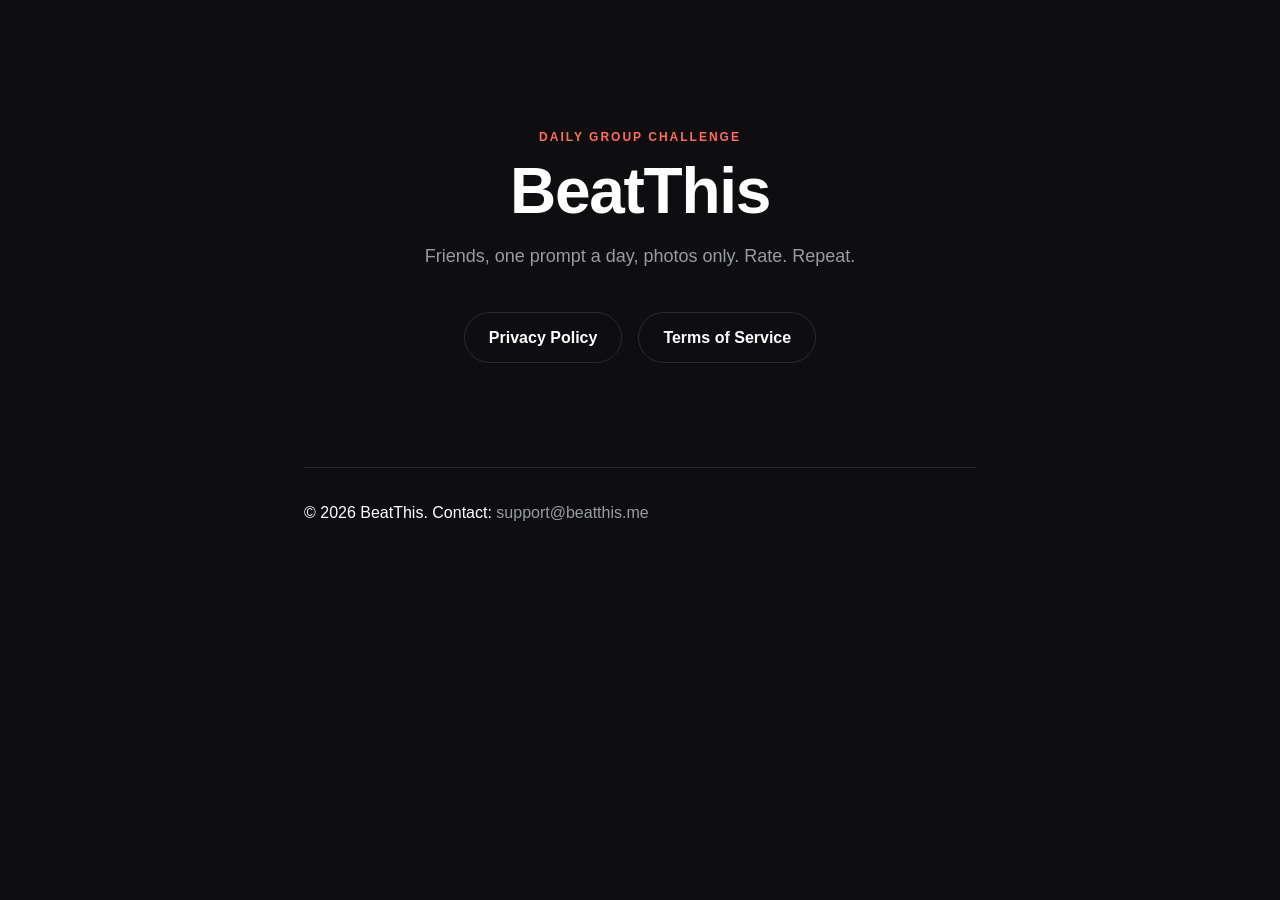
<file: index.html>
<!doctype html>
<html lang="en">
<head>
  <meta charset="utf-8">
  <meta name="viewport" content="width=device-width, initial-scale=1">
  <title>BeatThis</title>
  <link rel="stylesheet" href="style.css">
</head>
<body>
  <div class="container">
    <div class="hero">
      <p class="eyebrow">Daily group challenge</p>
      <h1>BeatThis</h1>
      <p class="tagline">Friends, one prompt a day, photos only. Rate. Repeat.</p>
      <div class="hero-links">
        <a href="/privacy">Privacy Policy</a>
        <a href="/terms">Terms of Service</a>
      </div>
    </div>

    <div class="footer">
      <p>&copy; 2026 BeatThis. Contact: <a href="mailto:support@beatthis.me">support@beatthis.me</a></p>
    </div>
  </div>
</body>
</html>
</file>
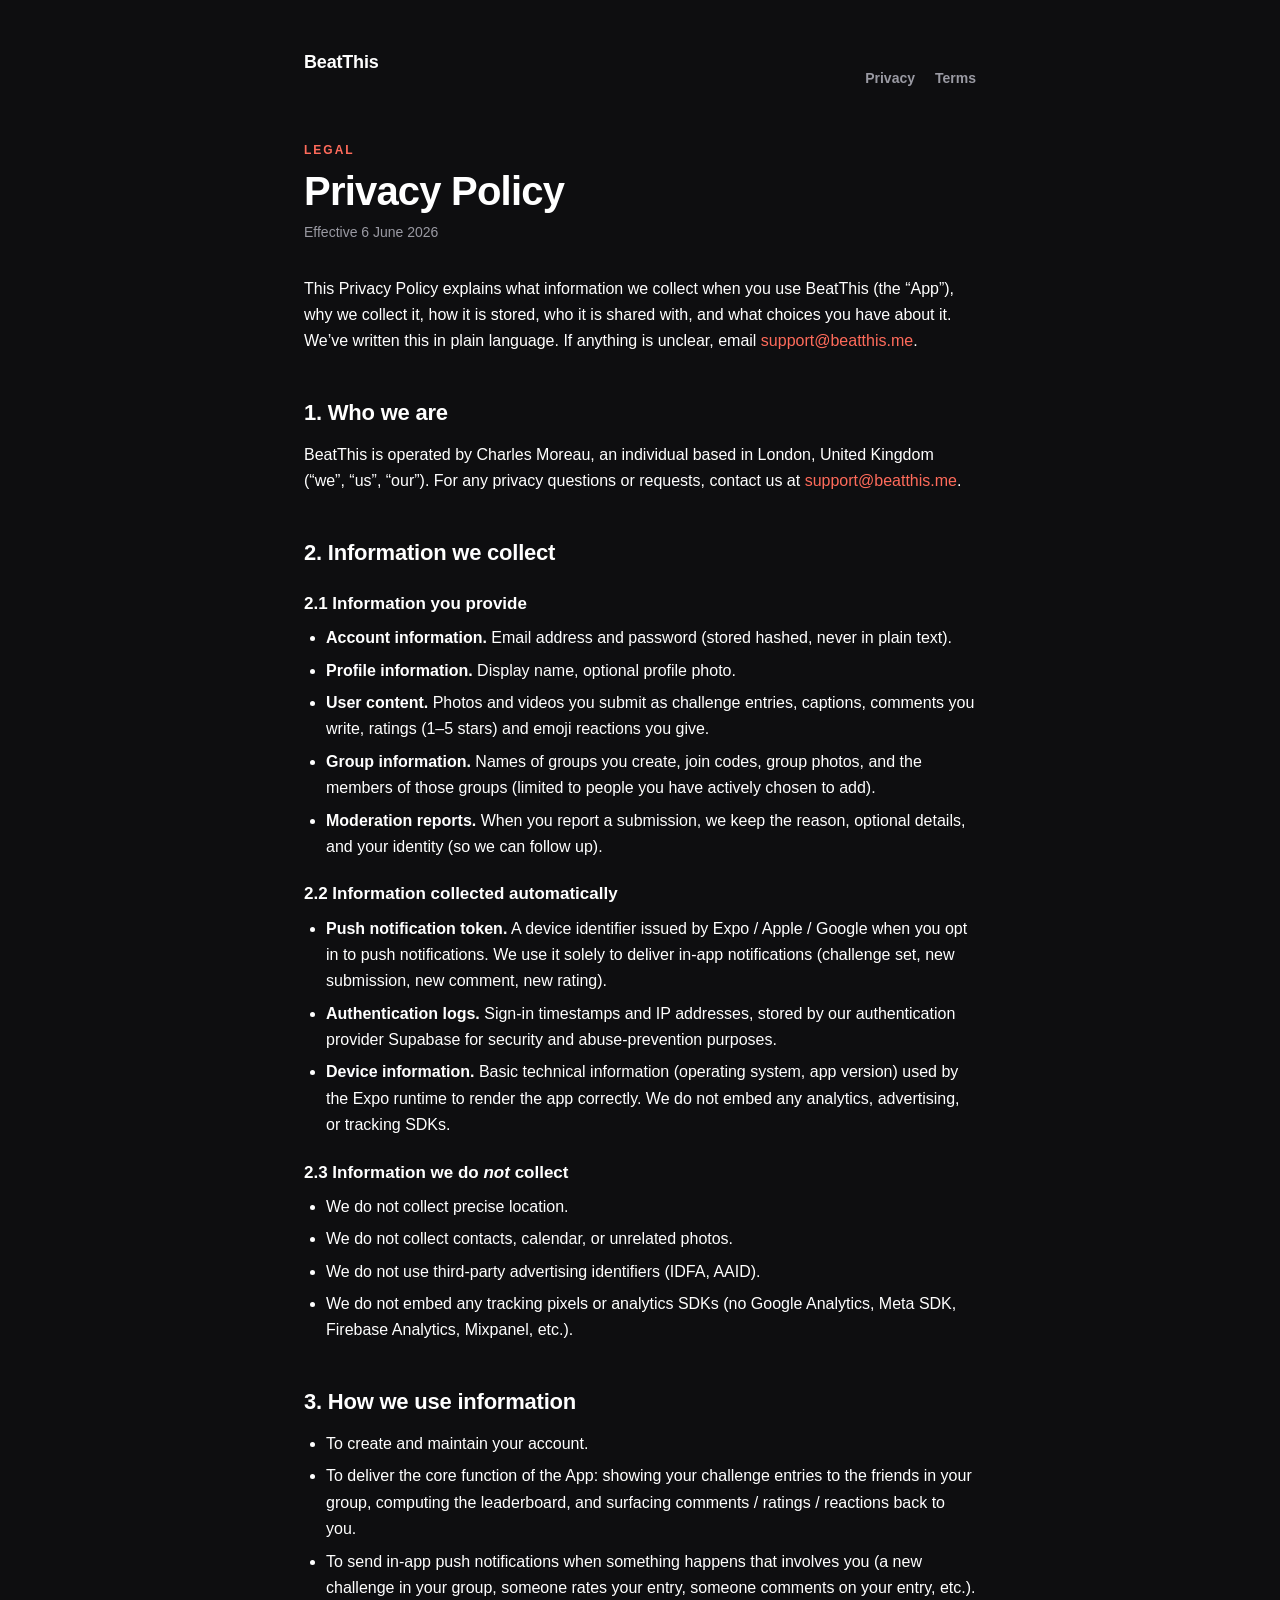
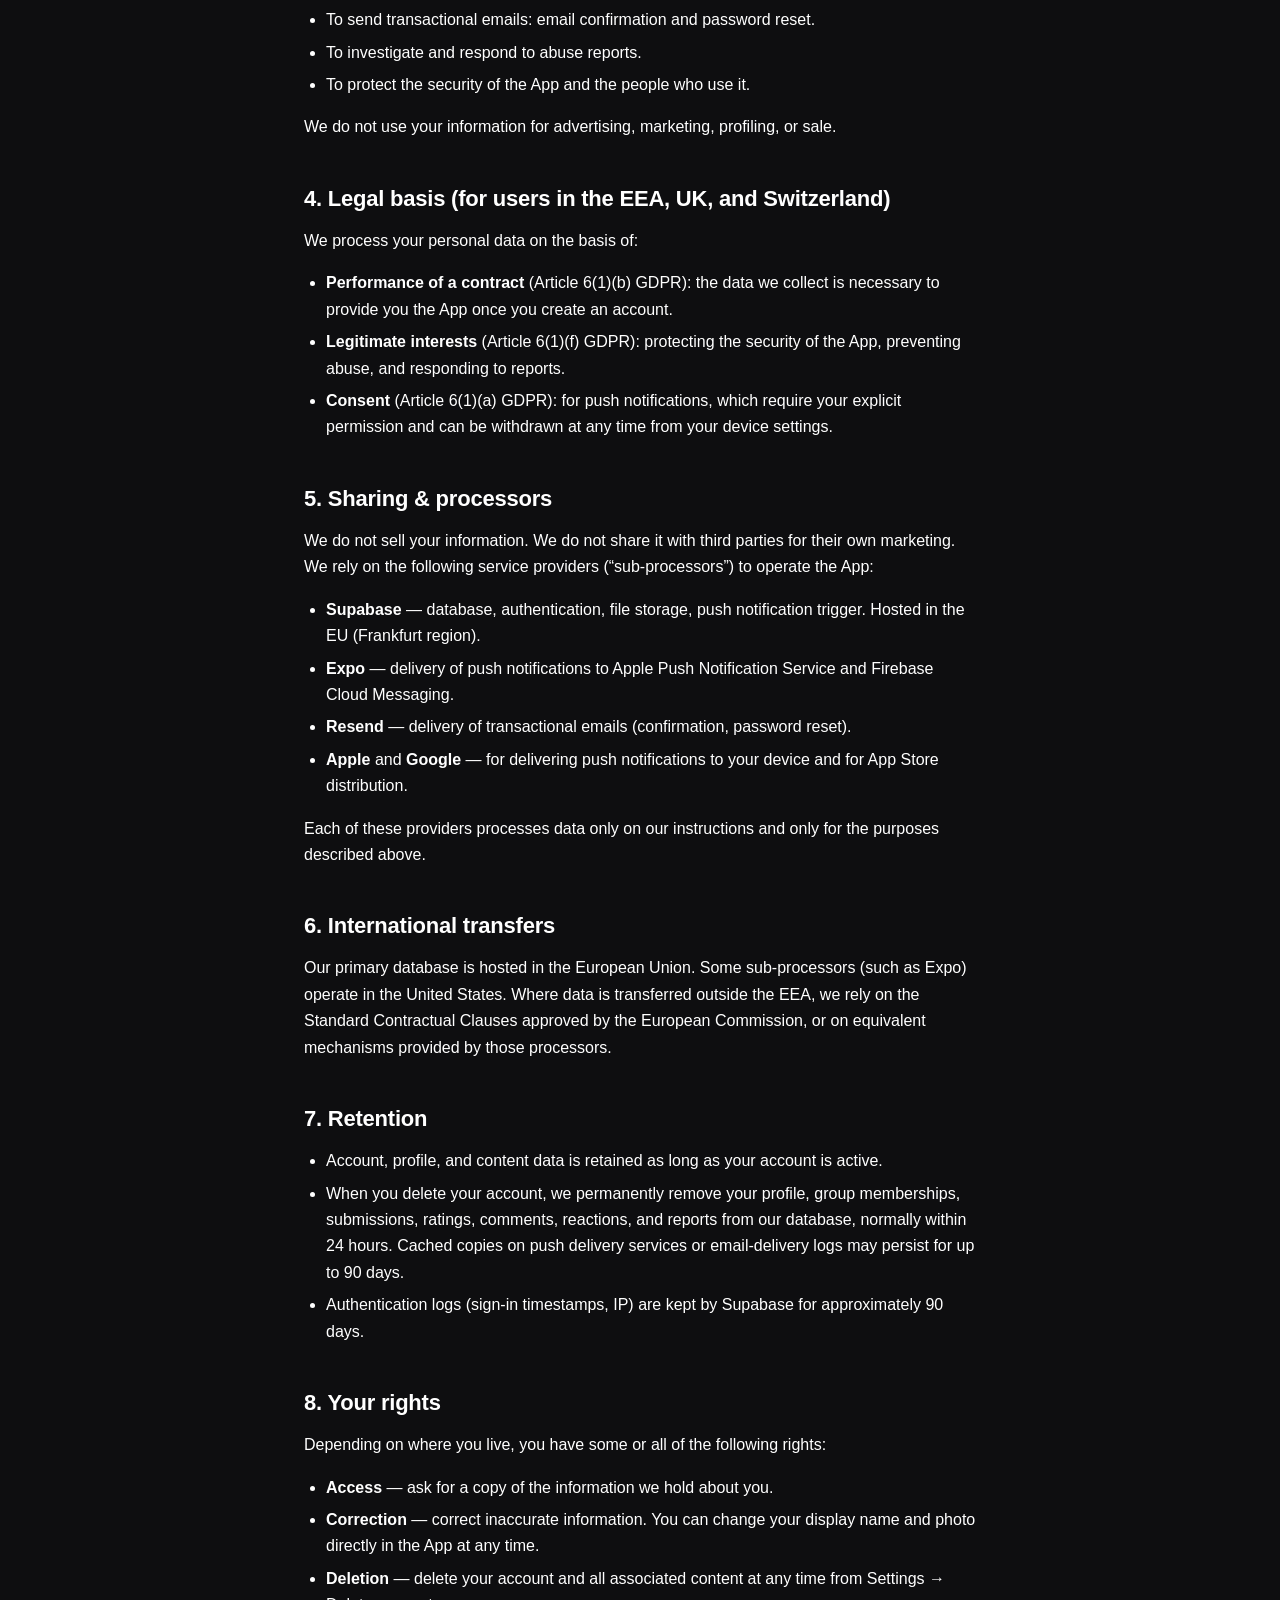
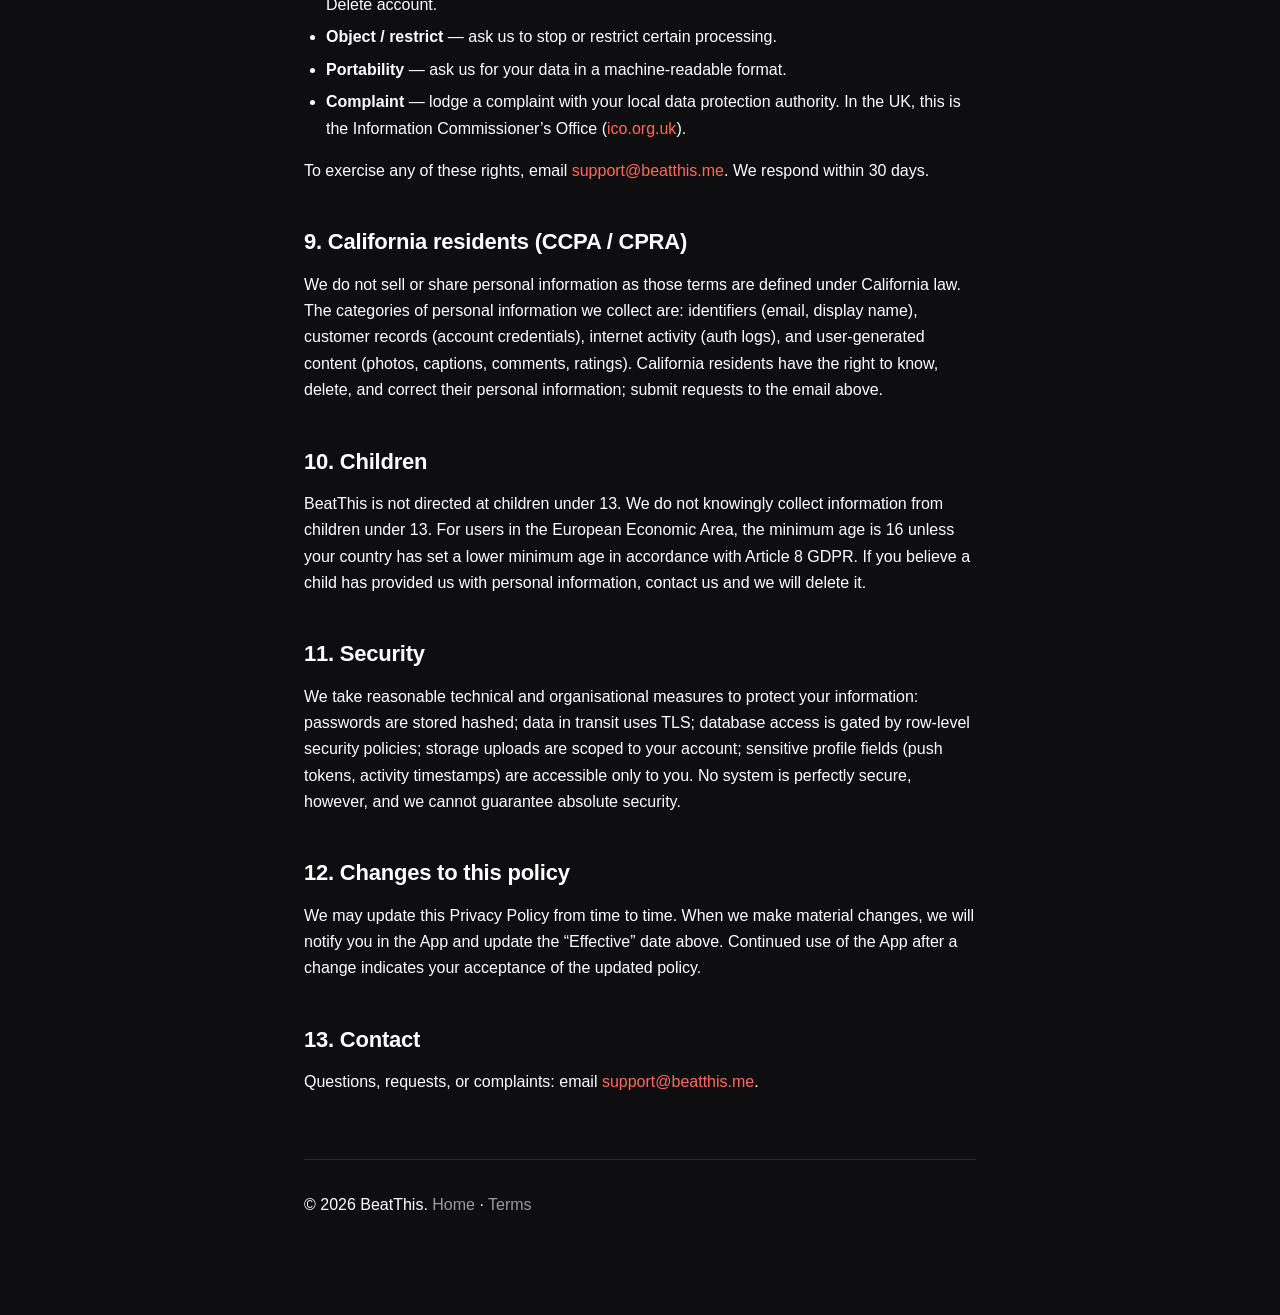
<file: privacy.html>
<!doctype html>
<html lang="en">
<head>
  <meta charset="utf-8">
  <meta name="viewport" content="width=device-width, initial-scale=1">
  <title>Privacy Policy &mdash; BeatThis</title>
  <link rel="stylesheet" href="style.css">
</head>
<body>
  <div class="container">
    <div class="top-nav">
      <a href="/" class="brand">BeatThis</a>
      <div class="nav-links">
        <a href="/privacy">Privacy</a>
        <a href="/terms">Terms</a>
      </div>
    </div>

    <p class="eyebrow">Legal</p>
    <h1>Privacy Policy</h1>
    <p class="effective">Effective 6 June 2026</p>

    <p>
      This Privacy Policy explains what information we collect when you use BeatThis (the &ldquo;App&rdquo;),
      why we collect it, how it is stored, who it is shared with, and what choices you have about it.
      We&rsquo;ve written this in plain language. If anything is unclear, email
      <a href="mailto:support@beatthis.me">support@beatthis.me</a>.
    </p>

    <h2>1. Who we are</h2>
    <p>
      BeatThis is operated by Charles Moreau, an individual based in London, United Kingdom (&ldquo;we&rdquo;,
      &ldquo;us&rdquo;, &ldquo;our&rdquo;). For any privacy questions or requests, contact us at
      <a href="mailto:support@beatthis.me">support@beatthis.me</a>.
    </p>

    <h2>2. Information we collect</h2>

    <h3>2.1 Information you provide</h3>
    <ul>
      <li><strong>Account information.</strong> Email address and password (stored hashed, never in plain text).</li>
      <li><strong>Profile information.</strong> Display name, optional profile photo.</li>
      <li><strong>User content.</strong> Photos and videos you submit as challenge entries, captions, comments you write, ratings (1&ndash;5 stars) and emoji reactions you give.</li>
      <li><strong>Group information.</strong> Names of groups you create, join codes, group photos, and the members of those groups (limited to people you have actively chosen to add).</li>
      <li><strong>Moderation reports.</strong> When you report a submission, we keep the reason, optional details, and your identity (so we can follow up).</li>
    </ul>

    <h3>2.2 Information collected automatically</h3>
    <ul>
      <li><strong>Push notification token.</strong> A device identifier issued by Expo / Apple / Google when you opt in to push notifications. We use it solely to deliver in-app notifications (challenge set, new submission, new comment, new rating).</li>
      <li><strong>Authentication logs.</strong> Sign-in timestamps and IP addresses, stored by our authentication provider Supabase for security and abuse-prevention purposes.</li>
      <li><strong>Device information.</strong> Basic technical information (operating system, app version) used by the Expo runtime to render the app correctly. We do not embed any analytics, advertising, or tracking SDKs.</li>
    </ul>

    <h3>2.3 Information we do <em>not</em> collect</h3>
    <ul>
      <li>We do not collect precise location.</li>
      <li>We do not collect contacts, calendar, or unrelated photos.</li>
      <li>We do not use third-party advertising identifiers (IDFA, AAID).</li>
      <li>We do not embed any tracking pixels or analytics SDKs (no Google Analytics, Meta SDK, Firebase Analytics, Mixpanel, etc.).</li>
    </ul>

    <h2>3. How we use information</h2>
    <ul>
      <li>To create and maintain your account.</li>
      <li>To deliver the core function of the App: showing your challenge entries to the friends in your group, computing the leaderboard, and surfacing comments / ratings / reactions back to you.</li>
      <li>To send in-app push notifications when something happens that involves you (a new challenge in your group, someone rates your entry, someone comments on your entry, etc.).</li>
      <li>To send transactional emails: email confirmation and password reset.</li>
      <li>To investigate and respond to abuse reports.</li>
      <li>To protect the security of the App and the people who use it.</li>
    </ul>
    <p>
      We do not use your information for advertising, marketing, profiling, or sale.
    </p>

    <h2>4. Legal basis (for users in the EEA, UK, and Switzerland)</h2>
    <p>
      We process your personal data on the basis of:
    </p>
    <ul>
      <li><strong>Performance of a contract</strong> (Article 6(1)(b) GDPR): the data we collect is necessary to provide you the App once you create an account.</li>
      <li><strong>Legitimate interests</strong> (Article 6(1)(f) GDPR): protecting the security of the App, preventing abuse, and responding to reports.</li>
      <li><strong>Consent</strong> (Article 6(1)(a) GDPR): for push notifications, which require your explicit permission and can be withdrawn at any time from your device settings.</li>
    </ul>

    <h2>5. Sharing &amp; processors</h2>
    <p>
      We do not sell your information. We do not share it with third parties for their own marketing.
      We rely on the following service providers (&ldquo;sub-processors&rdquo;) to operate the App:
    </p>
    <ul>
      <li><strong>Supabase</strong> &mdash; database, authentication, file storage, push notification trigger. Hosted in the EU (Frankfurt region).</li>
      <li><strong>Expo</strong> &mdash; delivery of push notifications to Apple Push Notification Service and Firebase Cloud Messaging.</li>
      <li><strong>Resend</strong> &mdash; delivery of transactional emails (confirmation, password reset).</li>
      <li><strong>Apple</strong> and <strong>Google</strong> &mdash; for delivering push notifications to your device and for App Store distribution.</li>
    </ul>
    <p>
      Each of these providers processes data only on our instructions and only for the purposes
      described above.
    </p>

    <h2>6. International transfers</h2>
    <p>
      Our primary database is hosted in the European Union. Some sub-processors (such as Expo)
      operate in the United States. Where data is transferred outside the EEA, we rely on the
      Standard Contractual Clauses approved by the European Commission, or on equivalent
      mechanisms provided by those processors.
    </p>

    <h2>7. Retention</h2>
    <ul>
      <li>Account, profile, and content data is retained as long as your account is active.</li>
      <li>When you delete your account, we permanently remove your profile, group memberships, submissions, ratings, comments, reactions, and reports from our database, normally within 24 hours. Cached copies on push delivery services or email-delivery logs may persist for up to 90 days.</li>
      <li>Authentication logs (sign-in timestamps, IP) are kept by Supabase for approximately 90 days.</li>
    </ul>

    <h2>8. Your rights</h2>
    <p>
      Depending on where you live, you have some or all of the following rights:
    </p>
    <ul>
      <li><strong>Access</strong> &mdash; ask for a copy of the information we hold about you.</li>
      <li><strong>Correction</strong> &mdash; correct inaccurate information. You can change your display name and photo directly in the App at any time.</li>
      <li><strong>Deletion</strong> &mdash; delete your account and all associated content at any time from Settings &rarr; Delete account.</li>
      <li><strong>Object / restrict</strong> &mdash; ask us to stop or restrict certain processing.</li>
      <li><strong>Portability</strong> &mdash; ask us for your data in a machine-readable format.</li>
      <li><strong>Complaint</strong> &mdash; lodge a complaint with your local data protection authority. In the UK, this is the Information Commissioner&rsquo;s Office (<a href="https://ico.org.uk">ico.org.uk</a>).</li>
    </ul>
    <p>
      To exercise any of these rights, email
      <a href="mailto:support@beatthis.me">support@beatthis.me</a>. We respond within 30 days.
    </p>

    <h2>9. California residents (CCPA / CPRA)</h2>
    <p>
      We do not sell or share personal information as those terms are defined under California
      law. The categories of personal information we collect are: identifiers (email, display
      name), customer records (account credentials), internet activity (auth logs), and
      user-generated content (photos, captions, comments, ratings). California residents have
      the right to know, delete, and correct their personal information; submit requests to the
      email above.
    </p>

    <h2>10. Children</h2>
    <p>
      BeatThis is not directed at children under 13. We do not knowingly collect information from
      children under 13. For users in the European Economic Area, the minimum age is 16 unless
      your country has set a lower minimum age in accordance with Article 8 GDPR. If you believe
      a child has provided us with personal information, contact us and we will delete it.
    </p>

    <h2>11. Security</h2>
    <p>
      We take reasonable technical and organisational measures to protect your information:
      passwords are stored hashed; data in transit uses TLS; database access is gated by
      row-level security policies; storage uploads are scoped to your account; sensitive
      profile fields (push tokens, activity timestamps) are accessible only to you. No system
      is perfectly secure, however, and we cannot guarantee absolute security.
    </p>

    <h2>12. Changes to this policy</h2>
    <p>
      We may update this Privacy Policy from time to time. When we make material changes, we
      will notify you in the App and update the &ldquo;Effective&rdquo; date above. Continued use
      of the App after a change indicates your acceptance of the updated policy.
    </p>

    <h2>13. Contact</h2>
    <p>
      Questions, requests, or complaints: email
      <a href="mailto:support@beatthis.me">support@beatthis.me</a>.
    </p>

    <div class="footer">
      <p>&copy; 2026 BeatThis. <a href="/">Home</a> &middot; <a href="/terms">Terms</a></p>
    </div>
  </div>
</body>
</html>
</file>
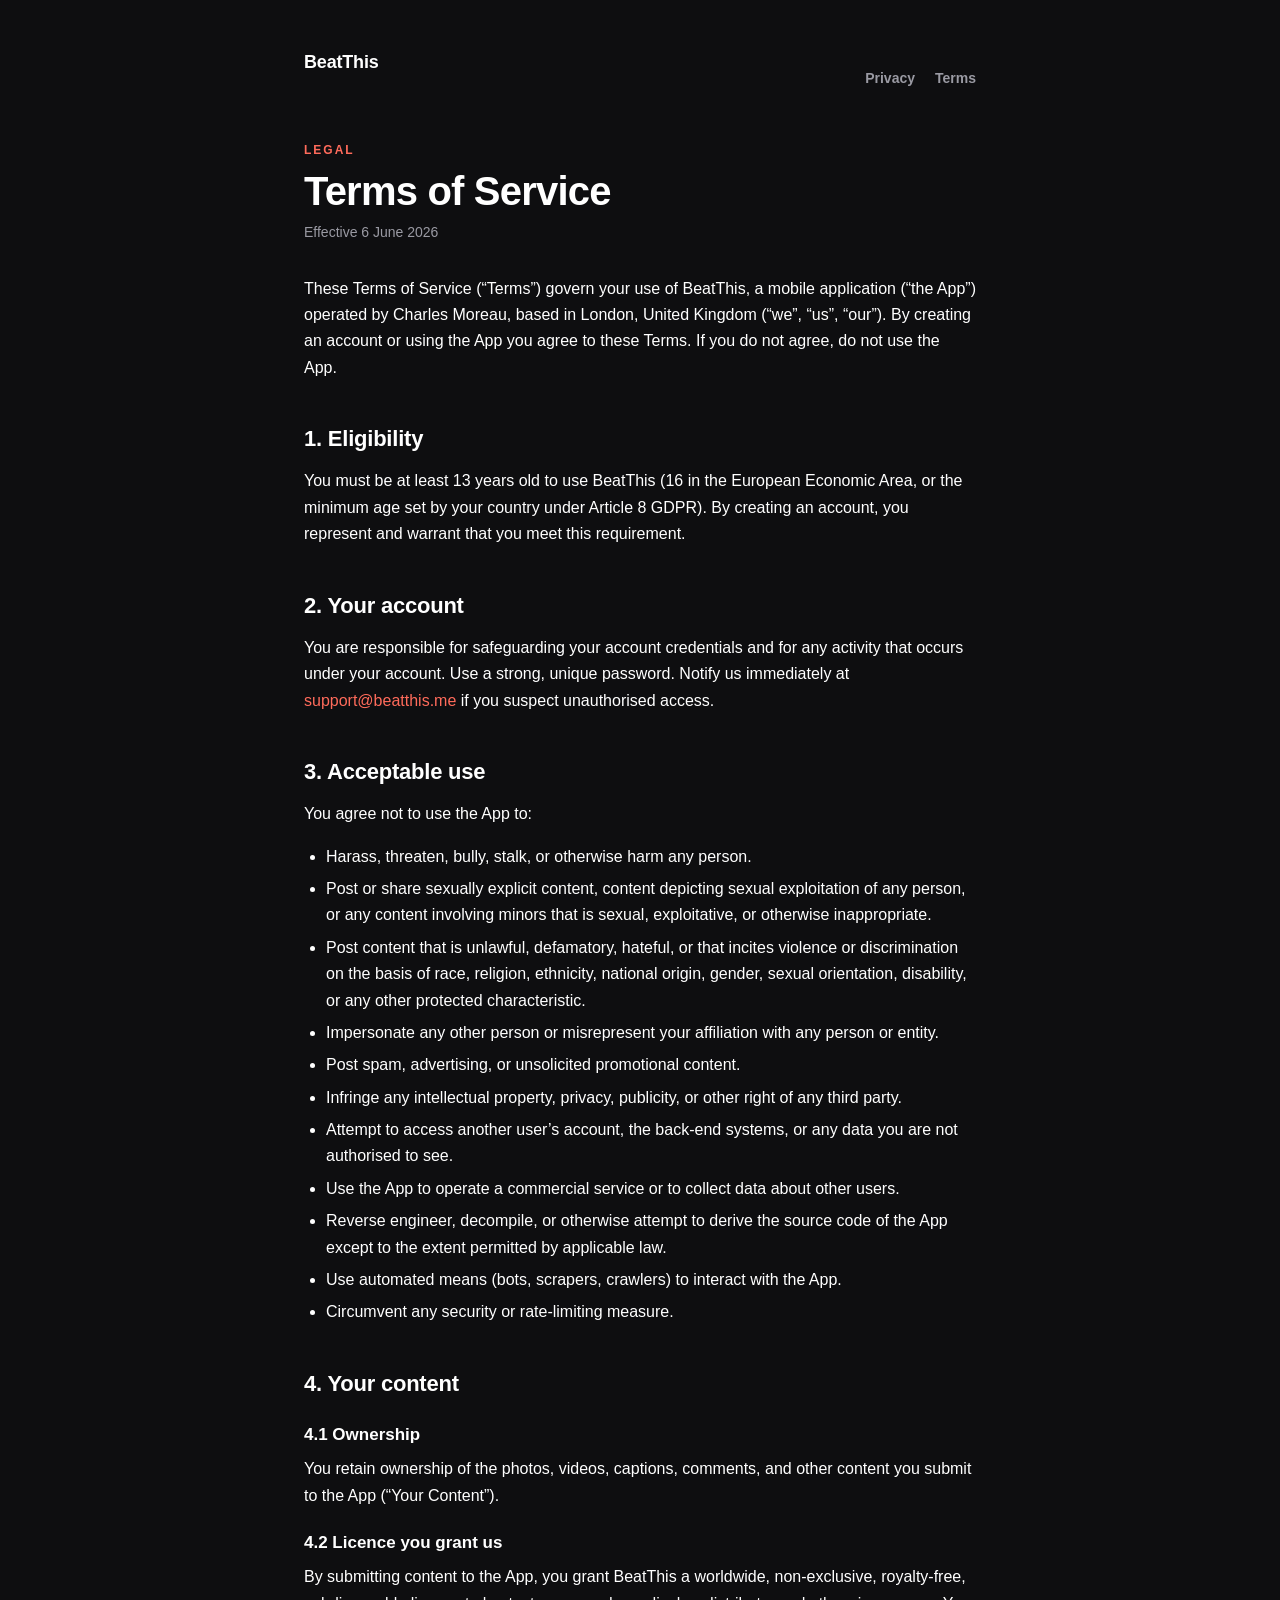
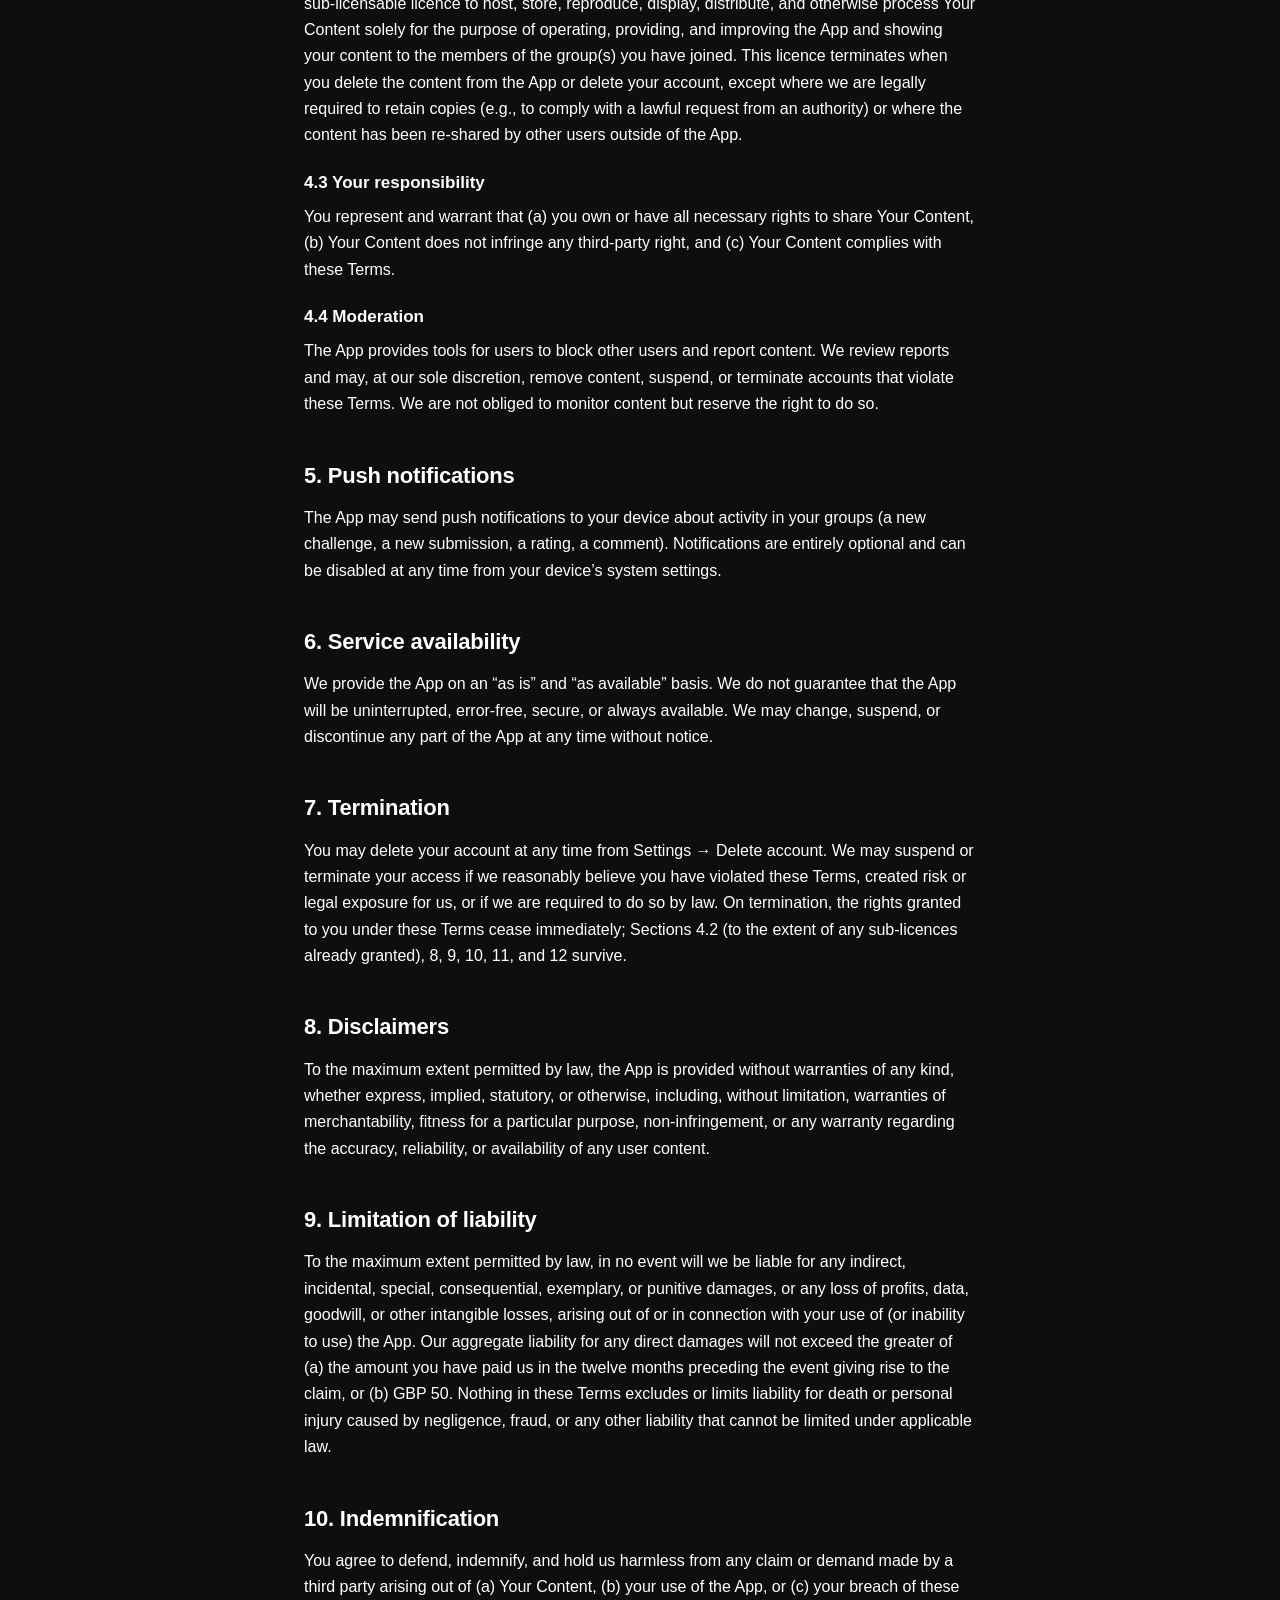
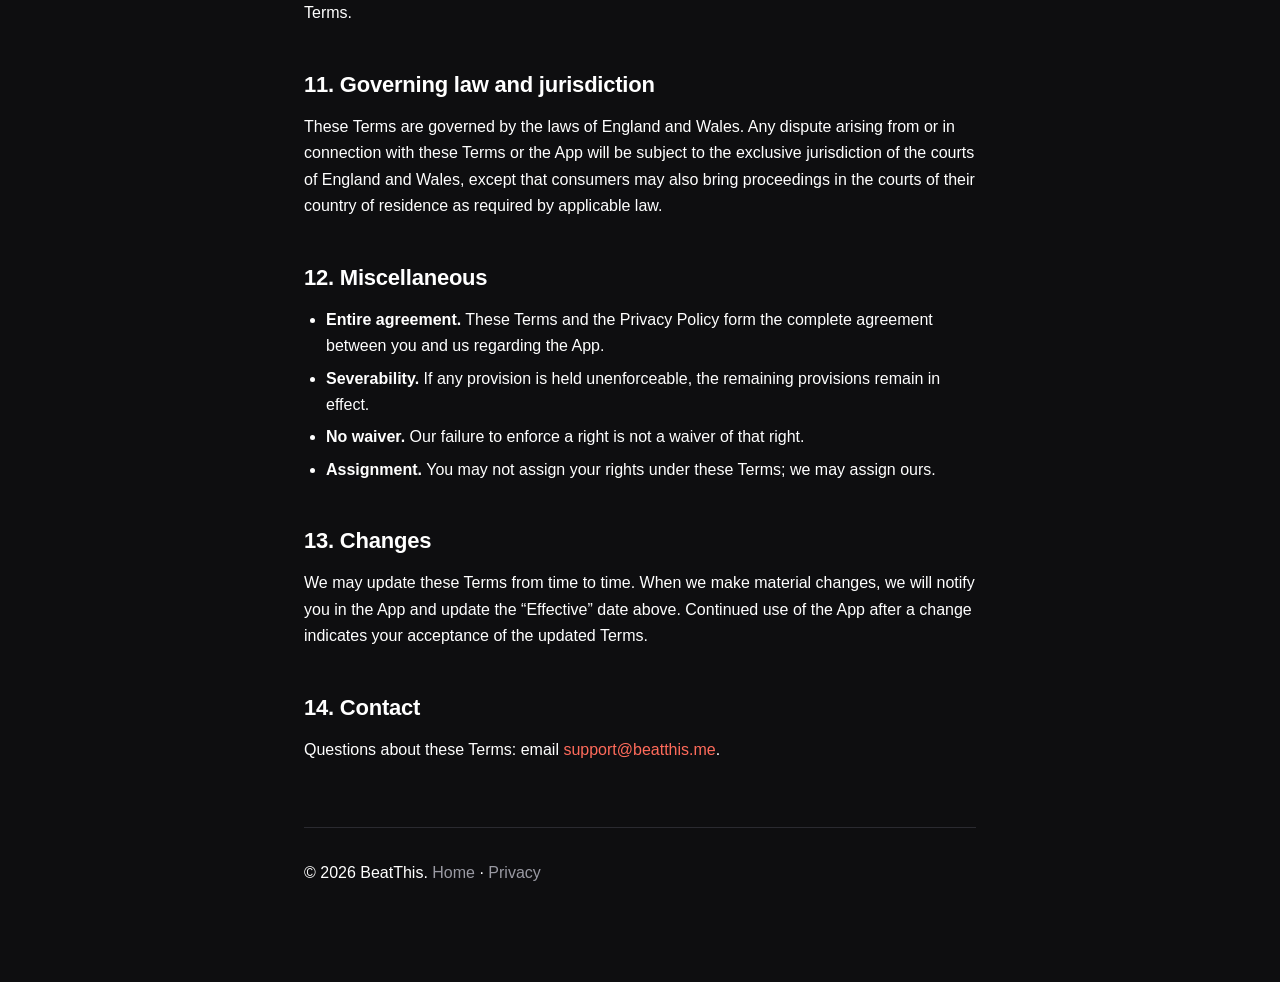
<file: terms.html>
<!doctype html>
<html lang="en">
<head>
  <meta charset="utf-8">
  <meta name="viewport" content="width=device-width, initial-scale=1">
  <title>Terms of Service &mdash; BeatThis</title>
  <link rel="stylesheet" href="style.css">
</head>
<body>
  <div class="container">
    <div class="top-nav">
      <a href="/" class="brand">BeatThis</a>
      <div class="nav-links">
        <a href="/privacy">Privacy</a>
        <a href="/terms">Terms</a>
      </div>
    </div>

    <p class="eyebrow">Legal</p>
    <h1>Terms of Service</h1>
    <p class="effective">Effective 6 June 2026</p>

    <p>
      These Terms of Service (&ldquo;Terms&rdquo;) govern your use of BeatThis, a mobile application
      (&ldquo;the App&rdquo;) operated by Charles Moreau, based in London, United Kingdom
      (&ldquo;we&rdquo;, &ldquo;us&rdquo;, &ldquo;our&rdquo;).
      By creating an account or using the App you agree to these Terms. If you do not agree, do
      not use the App.
    </p>

    <h2>1. Eligibility</h2>
    <p>
      You must be at least 13 years old to use BeatThis (16 in the European Economic Area, or the
      minimum age set by your country under Article 8 GDPR). By creating an account, you
      represent and warrant that you meet this requirement.
    </p>

    <h2>2. Your account</h2>
    <p>
      You are responsible for safeguarding your account credentials and for any activity that
      occurs under your account. Use a strong, unique password. Notify us immediately at
      <a href="mailto:support@beatthis.me">support@beatthis.me</a> if you suspect
      unauthorised access.
    </p>

    <h2>3. Acceptable use</h2>
    <p>You agree not to use the App to:</p>
    <ul>
      <li>Harass, threaten, bully, stalk, or otherwise harm any person.</li>
      <li>Post or share sexually explicit content, content depicting sexual exploitation of any person, or any content involving minors that is sexual, exploitative, or otherwise inappropriate.</li>
      <li>Post content that is unlawful, defamatory, hateful, or that incites violence or discrimination on the basis of race, religion, ethnicity, national origin, gender, sexual orientation, disability, or any other protected characteristic.</li>
      <li>Impersonate any other person or misrepresent your affiliation with any person or entity.</li>
      <li>Post spam, advertising, or unsolicited promotional content.</li>
      <li>Infringe any intellectual property, privacy, publicity, or other right of any third party.</li>
      <li>Attempt to access another user&rsquo;s account, the back-end systems, or any data you are not authorised to see.</li>
      <li>Use the App to operate a commercial service or to collect data about other users.</li>
      <li>Reverse engineer, decompile, or otherwise attempt to derive the source code of the App except to the extent permitted by applicable law.</li>
      <li>Use automated means (bots, scrapers, crawlers) to interact with the App.</li>
      <li>Circumvent any security or rate-limiting measure.</li>
    </ul>

    <h2>4. Your content</h2>

    <h3>4.1 Ownership</h3>
    <p>
      You retain ownership of the photos, videos, captions, comments, and other content you
      submit to the App (&ldquo;Your Content&rdquo;).
    </p>

    <h3>4.2 Licence you grant us</h3>
    <p>
      By submitting content to the App, you grant BeatThis a worldwide, non-exclusive,
      royalty-free, sub-licensable licence to host, store, reproduce, display, distribute, and
      otherwise process Your Content solely for the purpose of operating, providing, and
      improving the App and showing your content to the members of the group(s) you have joined.
      This licence terminates when you delete the content from the App or delete your account,
      except where we are legally required to retain copies (e.g., to comply with a lawful
      request from an authority) or where the content has been re-shared by other users outside
      of the App.
    </p>

    <h3>4.3 Your responsibility</h3>
    <p>
      You represent and warrant that (a) you own or have all necessary rights to share Your
      Content, (b) Your Content does not infringe any third-party right, and (c) Your Content
      complies with these Terms.
    </p>

    <h3>4.4 Moderation</h3>
    <p>
      The App provides tools for users to block other users and report content. We review
      reports and may, at our sole discretion, remove content, suspend, or terminate accounts
      that violate these Terms. We are not obliged to monitor content but reserve the right to
      do so.
    </p>

    <h2>5. Push notifications</h2>
    <p>
      The App may send push notifications to your device about activity in your groups (a new
      challenge, a new submission, a rating, a comment). Notifications are entirely optional and
      can be disabled at any time from your device&rsquo;s system settings.
    </p>

    <h2>6. Service availability</h2>
    <p>
      We provide the App on an &ldquo;as is&rdquo; and &ldquo;as available&rdquo; basis. We do
      not guarantee that the App will be uninterrupted, error-free, secure, or always available.
      We may change, suspend, or discontinue any part of the App at any time without notice.
    </p>

    <h2>7. Termination</h2>
    <p>
      You may delete your account at any time from Settings &rarr; Delete account. We may
      suspend or terminate your access if we reasonably believe you have violated these Terms,
      created risk or legal exposure for us, or if we are required to do so by law. On
      termination, the rights granted to you under these Terms cease immediately; Sections 4.2
      (to the extent of any sub-licences already granted), 8, 9, 10, 11, and 12 survive.
    </p>

    <h2>8. Disclaimers</h2>
    <p>
      To the maximum extent permitted by law, the App is provided without warranties of any
      kind, whether express, implied, statutory, or otherwise, including, without limitation,
      warranties of merchantability, fitness for a particular purpose, non-infringement, or any
      warranty regarding the accuracy, reliability, or availability of any user content.
    </p>

    <h2>9. Limitation of liability</h2>
    <p>
      To the maximum extent permitted by law, in no event will we be liable for any indirect,
      incidental, special, consequential, exemplary, or punitive damages, or any loss of
      profits, data, goodwill, or other intangible losses, arising out of or in connection with
      your use of (or inability to use) the App. Our aggregate liability for any direct damages
      will not exceed the greater of (a) the amount you have paid us in the twelve months
      preceding the event giving rise to the claim, or (b) GBP 50. Nothing in these Terms
      excludes or limits liability for death or personal injury caused by negligence, fraud, or
      any other liability that cannot be limited under applicable law.
    </p>

    <h2>10. Indemnification</h2>
    <p>
      You agree to defend, indemnify, and hold us harmless from any claim or demand made by a
      third party arising out of (a) Your Content, (b) your use of the App, or (c) your breach
      of these Terms.
    </p>

    <h2>11. Governing law and jurisdiction</h2>
    <p>
      These Terms are governed by the laws of England and Wales. Any dispute arising from or in
      connection with these Terms or the App will be subject to the exclusive jurisdiction of
      the courts of England and Wales, except that consumers may also bring proceedings in the
      courts of their country of residence as required by applicable law.
    </p>

    <h2>12. Miscellaneous</h2>
    <ul>
      <li><strong>Entire agreement.</strong> These Terms and the Privacy Policy form the complete agreement between you and us regarding the App.</li>
      <li><strong>Severability.</strong> If any provision is held unenforceable, the remaining provisions remain in effect.</li>
      <li><strong>No waiver.</strong> Our failure to enforce a right is not a waiver of that right.</li>
      <li><strong>Assignment.</strong> You may not assign your rights under these Terms; we may assign ours.</li>
    </ul>

    <h2>13. Changes</h2>
    <p>
      We may update these Terms from time to time. When we make material changes, we will
      notify you in the App and update the &ldquo;Effective&rdquo; date above. Continued use of
      the App after a change indicates your acceptance of the updated Terms.
    </p>

    <h2>14. Contact</h2>
    <p>
      Questions about these Terms: email
      <a href="mailto:support@beatthis.me">support@beatthis.me</a>.
    </p>

    <div class="footer">
      <p>&copy; 2026 BeatThis. <a href="/">Home</a> &middot; <a href="/privacy">Privacy</a></p>
    </div>
  </div>
</body>
</html>
</file>
<file: style.css>
:root {
  --bg: #0E0E10;
  --surface: #16161A;
  --text: #FFFFFF;
  --text-muted: #9A9AA3;
  --accent: #FF6B5B;
  --border: #2A2A30;
}

* { box-sizing: border-box; }

html, body {
  margin: 0;
  padding: 0;
  background: var(--bg);
  color: var(--text);
  font-family: -apple-system, BlinkMacSystemFont, "Inter", "Segoe UI", Roboto, sans-serif;
  font-size: 16px;
  line-height: 1.6;
  -webkit-font-smoothing: antialiased;
  -moz-osx-font-smoothing: grayscale;
}

.container {
  max-width: 720px;
  margin: 0 auto;
  padding: 48px 24px 80px;
}

.eyebrow {
  color: var(--accent);
  font-size: 12px;
  font-weight: 700;
  letter-spacing: 2px;
  text-transform: uppercase;
  margin: 0 0 8px;
}

h1 {
  font-size: 40px;
  font-weight: 900;
  letter-spacing: -0.02em;
  line-height: 1.1;
  margin: 0 0 8px;
}

.effective {
  color: var(--text-muted);
  font-size: 14px;
  margin: 0 0 32px;
}

h2 {
  font-size: 22px;
  font-weight: 800;
  letter-spacing: -0.01em;
  margin: 40px 0 12px;
}

h3 {
  font-size: 17px;
  font-weight: 700;
  margin: 20px 0 8px;
  color: var(--text);
}

p, li {
  color: var(--text);
  font-size: 16px;
  line-height: 1.65;
}

p { margin: 0 0 16px; }

ul, ol {
  padding-left: 22px;
  margin: 0 0 16px;
}

li { margin-bottom: 6px; }

a {
  color: var(--accent);
  text-decoration: none;
  border-bottom: 1px solid transparent;
  transition: border-color 0.15s;
}
a:hover { border-bottom-color: var(--accent); }

strong { font-weight: 700; }

.brand {
  display: inline-block;
  font-weight: 900;
  font-size: 18px;
  letter-spacing: -0.01em;
  color: var(--text);
  border-bottom: none;
  margin-bottom: 32px;
}
.brand:hover { border-bottom: none; }

.top-nav {
  display: flex;
  justify-content: space-between;
  align-items: center;
  margin-bottom: 32px;
}

.nav-links {
  display: flex;
  gap: 20px;
}

.nav-links a {
  color: var(--text-muted);
  font-size: 14px;
  font-weight: 600;
}

.footer {
  margin-top: 64px;
  padding-top: 32px;
  border-top: 1px solid var(--border);
  color: var(--text-muted);
  font-size: 13px;
}

.footer a { color: var(--text-muted); }
.footer a:hover { color: var(--accent); }

/* Landing-only */
.hero {
  text-align: center;
  padding: 80px 0 40px;
}
.hero h1 {
  font-size: 64px;
}
.hero .tagline {
  color: var(--text-muted);
  font-size: 18px;
  margin: 16px 0 40px;
}
.hero-links {
  display: flex;
  justify-content: center;
  gap: 16px;
  flex-wrap: wrap;
}
.hero-links a {
  display: inline-block;
  padding: 12px 24px;
  border: 1px solid var(--border);
  border-radius: 999px;
  color: var(--text);
  font-weight: 600;
}
.hero-links a:hover {
  border-color: var(--accent);
  color: var(--accent);
}
</file>
